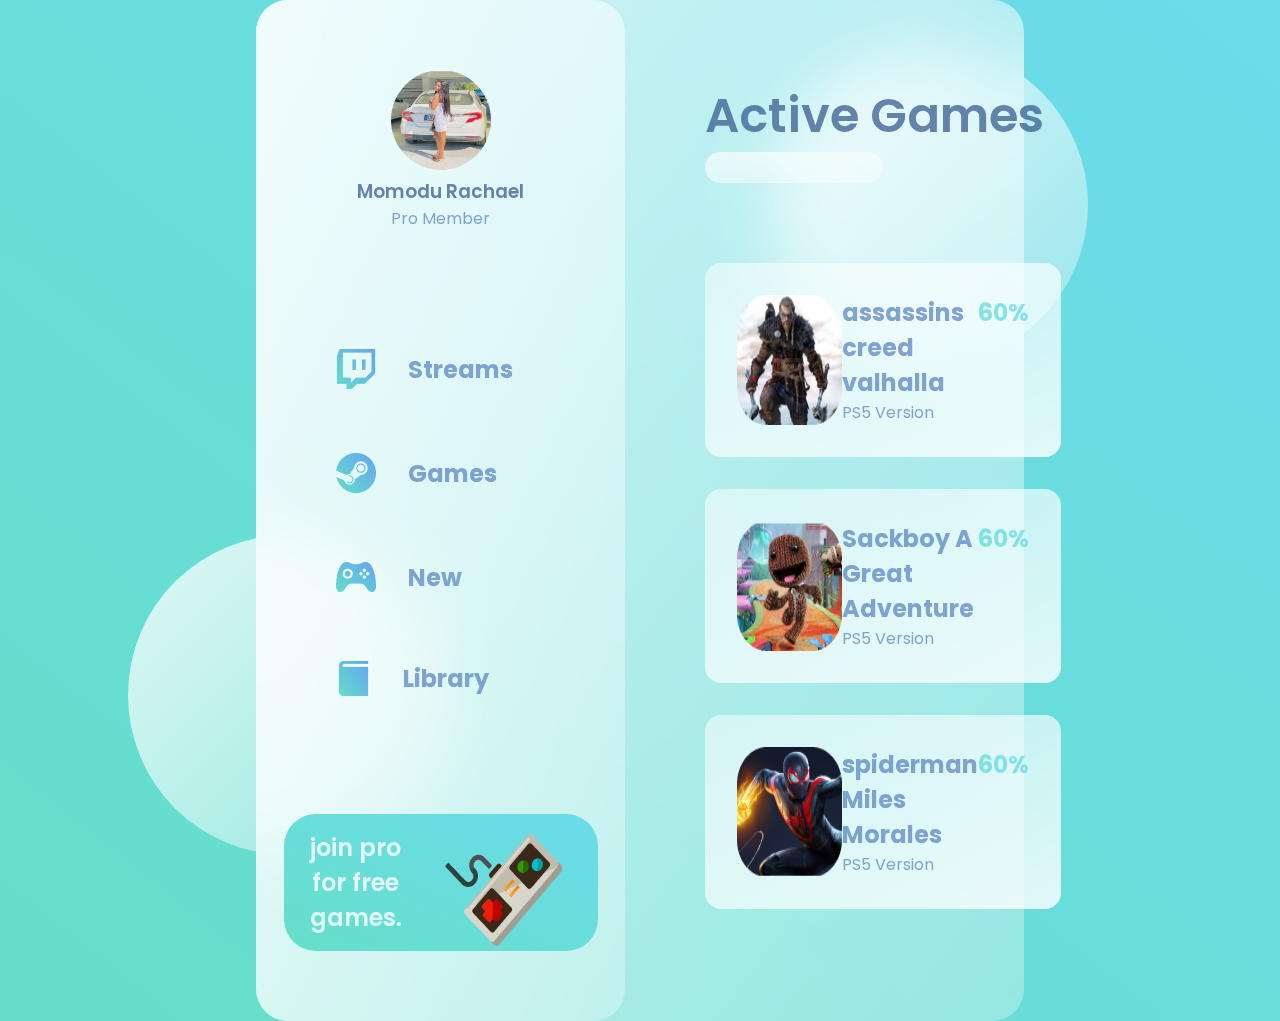
<file: index.html>
<!DOCTYPE html>
<html lang="en">
  <head>
    <meta charset="UTF-8" />
    <meta name="viewport" content="width=device-width, initial-scale=1.0" />
    <title>Glass website</title>
    <link rel="preconnect" href="https://fonts.googleapis.com" />
    <link rel="preconnect" href="https://fonts.gstatic.com" crossorigin />
    <link
      href="https://fonts.googleapis.com/css2?family=Poppins:wght@400;500;700&display=swap"
      rel="stylesheet"
    />
    <link rel="stylesheet" href="./style.css" />
  </head>
  <body>
    <main>
      <section class="glass">
        <div class="dashboard">
          <div class="user">
            <img
              src="./images/WhatsApp Image 2023-05-10 at 01.30.53.jpeg"
              alt=""
            />
            <h3>Momodu Rachael</h3>
            <p>Pro Member</p>
          </div>
          <div class="links">
            <div class="link">
              <img src="./images/twitch.png" alt="" />
              <h2>Streams</h2>
            </div>
            <div class="link">
              <img src="./images/steam.png" alt="" />
              <h2>Games</h2>
            </div>
            <div class="link">
              <img src="./images/upcoming.png" alt="" />
              <h2>New</h2>
            </div>
            <div class="link">
              <img src="./images/library.png" alt="" />
              <h2>Library</h2>
            </div>
          </div>
          <div class="pro">
            <h2>join pro for free games.</h2>
            <img src="./images/controller.png" alt="" />
          </div>
        </div>
        <div class="games">
          <div class="status">
            <h1>Active Games</h1>
            <input type="text" />
          </div>
          <div class="cards">
            <div class="card">
              <img src="./images/assassins.png" alt="" />
              <div class="card-info">
                <h2>assassins creed valhalla</h2>
                <p>PS5 Version</p>
                <div class="progress"></div>
              </div>
              <h2 class="percentage">60%</h2>
            </div>
            <div class="card">
              <img src="./images/sackboy.png" alt="" />
              <div class="card-info">
                <h2>Sackboy A Great Adventure</h2>
                <p>PS5 Version</p>
                <div class="progress"></div>
              </div>
              <h2 class="percentage">60%</h2>
            </div>
            <div class="card">
              <img src="./images/spiderman.png" alt="" />
              <div class="card-info">
                <h2>spiderman Miles Morales</h2>
                <p>PS5 Version</p>
                <div class="progress"></div>
              </div>
              <h2 class="percentage">60%</h2>
            </div>
          </div>
        </div>
      </section>
    </main>
    <div class="circle1"></div>
    <div class="circle2"></div>
  </body>
</html>
</file>
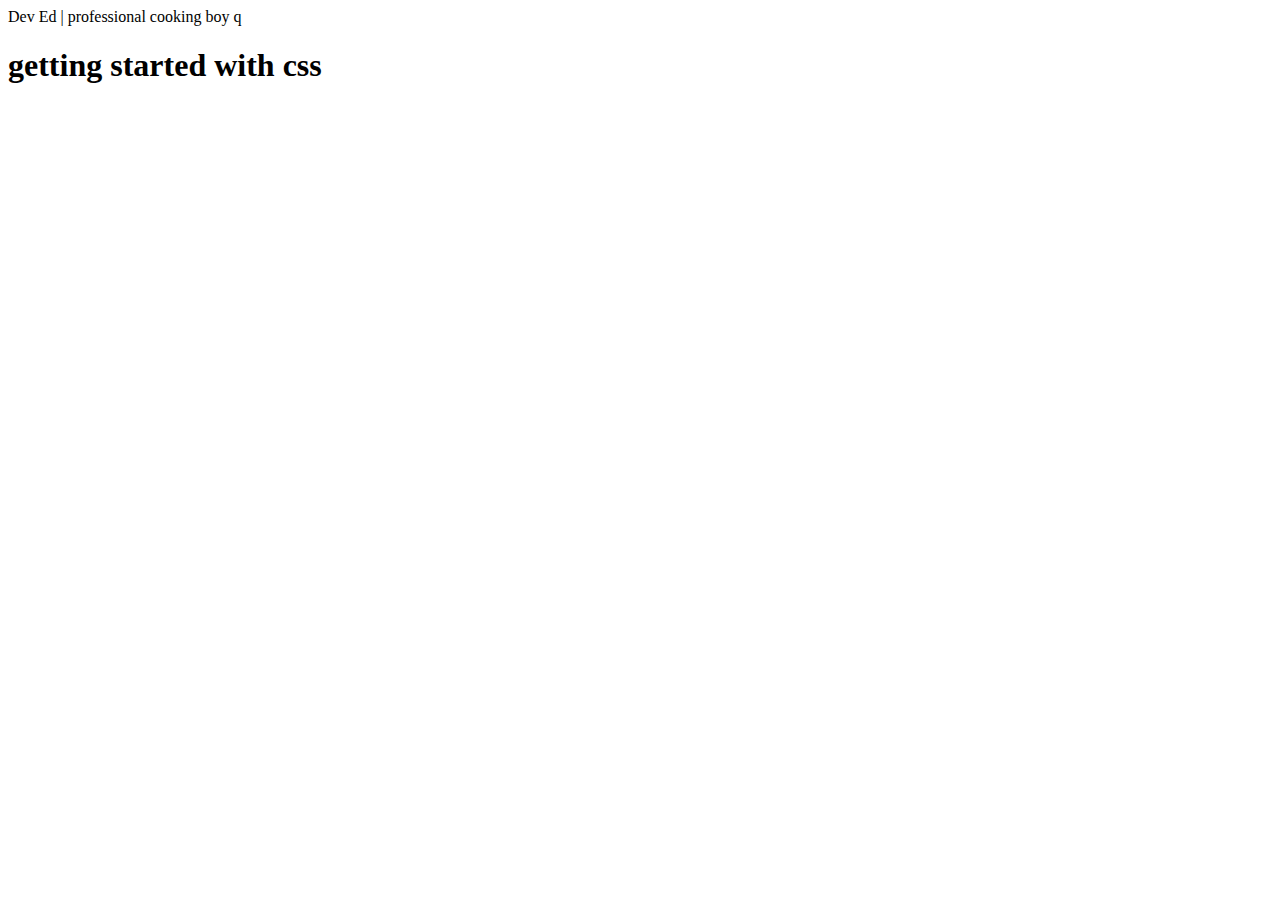
<file: contact.html>
<!DOCTYPE html>
<html>
 <head>
 <tittle>Dev Ed | professional cooking boy</tittle>
 <meta
  name="description"
  content="Dev Ed is a professional cook, with italian 4export"
/>
 <meta charset="utf-8" />
 <meta name="robots" content="index,follow" />
 <link rel="icon" href="/fullhouse_house_4913.png" />
 <meta name="viewport" content="width=device-width, initial-scale">
</head>
<body>q
  <h1>getting started with css</h1>
  <form>
</file>
<file: style.css>
* {
    margin: 0;
    padding: 0;
    box-sizing: border-box;
}

h1 {
  color: #426696;
  font-weight: 600;
  font-size: 3rem;
  opacity: 0.8;
}
h2,
p {
    color: #658ec6;
    font-size: 500;
    opacity: 0.8;
}

h3 {
    color: #426696;
  font-weight: 600;
  opacity: 0.8;
}

main {
    font-family:"poppins", sans-serif;
    min-height: 100vh;
    background: linear-gradient(to right top,#65dfc9, #6cdbeb);
    display: flex;
    align-items: center;
    justify-content: center;
}

.glass {
   background:  white;
    min-height: 80vh;
    width: 60%;
    background: linear-gradient(
     to right bottom,
     rgba(255,255,255,0.7),
     rgba(255,255,255,0.3)
    );
    border-radius: 2rem;
    z-index: 2;
    backdrop-filter: blur(2rem);
    display: flex;
}

.circle1,
.circle2 {
  background:  white;
  background: linear-gradient(
     to right bottom,
     rgba(255,255,255,0.8),
     rgba(255,255,255,0.3)
  );
  height: 20rem; 
  width: 20rem;
  position: absolute;
  border-radius: 50%;
}

.circle1 {
  top: 5%;
  right: 15%;
}

.circle2 {
  bottom: 5%;
  left: 10%;
}

.dashboard {
    flex: 1;
    display: flex;
    flex-direction: column;
    align-items: center;
    justify-content: space-evenly;
    text-align: center;
    background: linear-gradient(
     to right bottom,
     rgba(255,255,255,0.7),
     rgba(255,255,255,0.3)
    );
    border-radius: 2rem;
}

.user img {
    width: 100px;
    height: 100px;
    border-radius: 50%;
}

.link {
display: flex;
margin: 2rem 0rem;
padding: 1rem 5rem;
align-items: center;
}

.link h2 {
    padding: 0rem 2rem;
}

.games {
    flex: 2;
}

.pro {
    background: linear-gradient(to right top,#65dfc9, #6cdbeb);
    border-radius: 2rem;
    color: white;
    padding: 1rem;
    position: relative;
}

.pro img {
    position: absolute;
    top: -10%;
    right: 10%;
}

.pro h2 {
    width: 40%;
    color: white;
    font-weight: 600;
}

/* GAMES */
.status {
    margin-bottom: 3rem;
}

.status input {
    background: linear-gradient(
     to right bottom,
     rgba(255,255,255,0.7),
     rgba(255,255,255,0.3)
    );
    border: none;
    width: 50%;
    padding: 0.5rem;
    border-radius: 2rem;
}

.games {
    margin: 5rem;
    display: flex;
    flex-direction: column;
    justify-content: space-evenly;
}

.card {
    display: flex;
    background: linear-gradient( to left top, rgba(255,255,255, 0.8), rgba(255, 255, 255, 0.5) );
    border-radius: 1rem;
    margin: 2rem 0rem;
    padding: 2rem;
    box-shadow: 6px 6px 20px rgba(122, 122, 122, );
    justify-content: space-between;
}

.progress {
    background: linear-gradient(to right top,#65dfc9, #6cdbeb);
    width: 100%;
    height: 25%;
    border-radius: 1rem;
    position: relative;
    overflow: hidden;
}
.progress::after {
    content: "";
    width: 100%;
    height: 100%;
    background: rgb(236, 236, 236);
    position: absolute;
    left: 60%;
}
.card-info {
    display: flex;
    flex-direction: column;
    justify-content: space-between;
}

.percentage {
    font-weight: bold;
    background: linear-gradient(to right top,#65dfc9, #6cdbeb);
    -webkit-background-clip: text;
    -webkit-text-fill-color: transparent;
}
</file>
